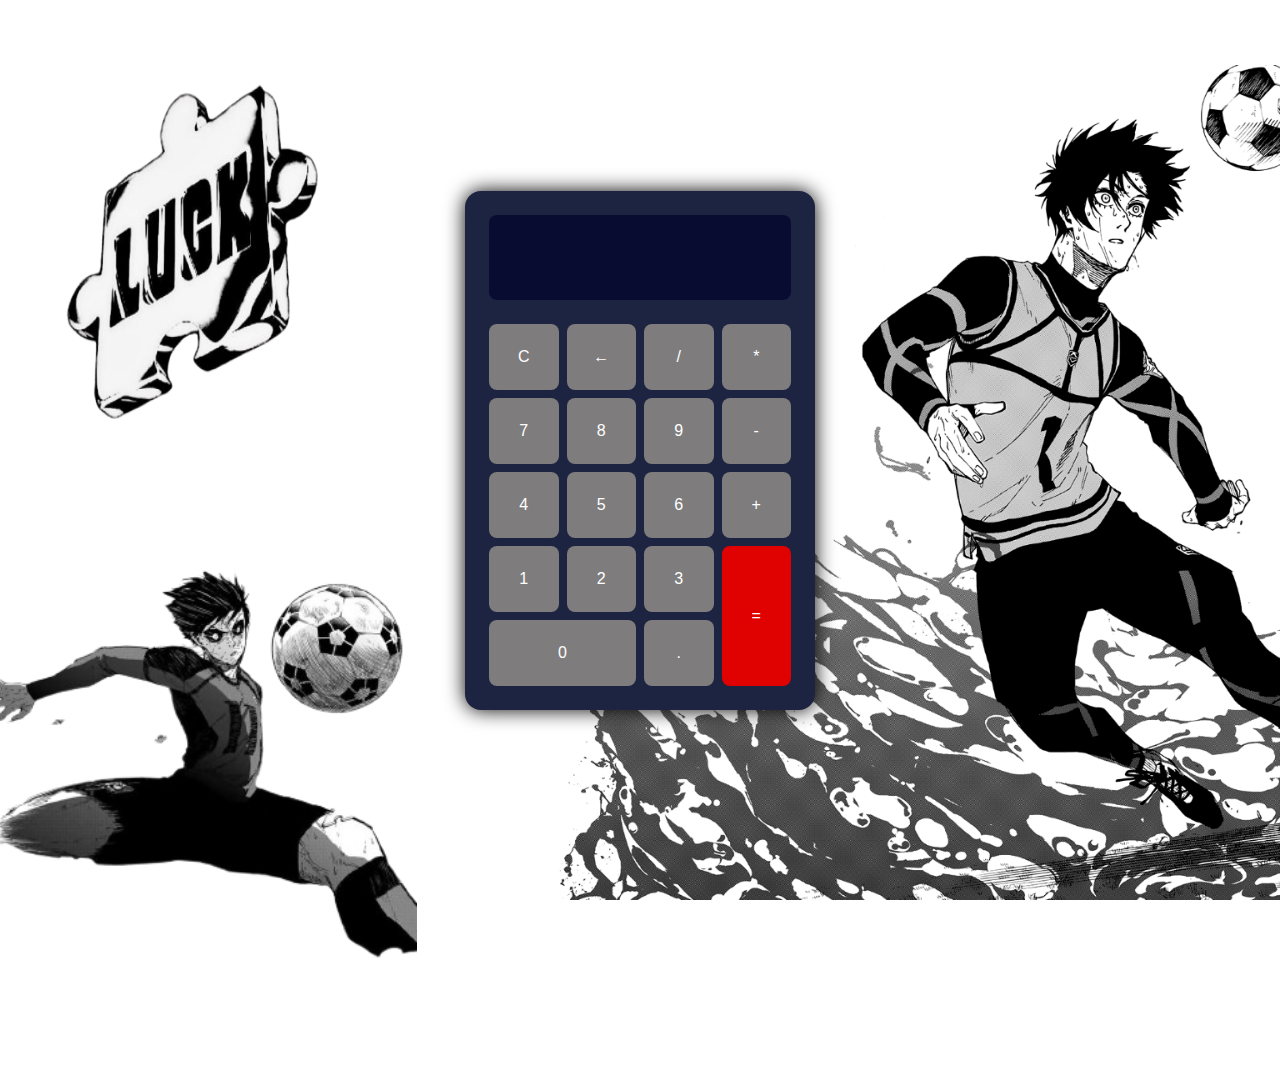
<file: index.html>
<!DOCTYPE html>
<html lang="en">

<head>
    <meta charset="UTF-8">
    <meta name="viewport" content="width=device-width, initial-scale=1.0">
    <title>Document</title>
    <link rel="stylesheet" href="style.css">
</head>

<body>
    <img class="luck" src="luck-removebg-preview.png" alt="">
    <img src="isagiiiiiiiiiiiiiiiii-removebg-preview.png" alt="">
    <div class="calculadora">
        <input id="resultados" type="text" readonly>
        <button id="c" class="btn">C</button>
        <button id="borrar" class="btn">←</button>
        <button class="btn">/</button>
        <button class="btn">*</button>
        <button class="btn">7</button>
        <button class="btn">8</button>
        <button class="btn">9</button>
        <button class="btn">-</button>
        <button onclick="agregar('4')" class="btn">4</button>
        <button class="btn">5</button>
        <button class="btn">6</button>
        <button class="btn">+</button>
        <button onclick="agregar('1')" class="btn">1</button>
        <button onclick="agregar('2')" class="btn">2</button>
        <button onclick="agregar('3')" class="btn">3</button>
        <button id="igual" class="btn">=</button>
        <button id="cero" class="btn">0</button>
        <button class="btn">.</button>
    </div>
    <script src="hola.js"></script>
</body>

</html>
</file>
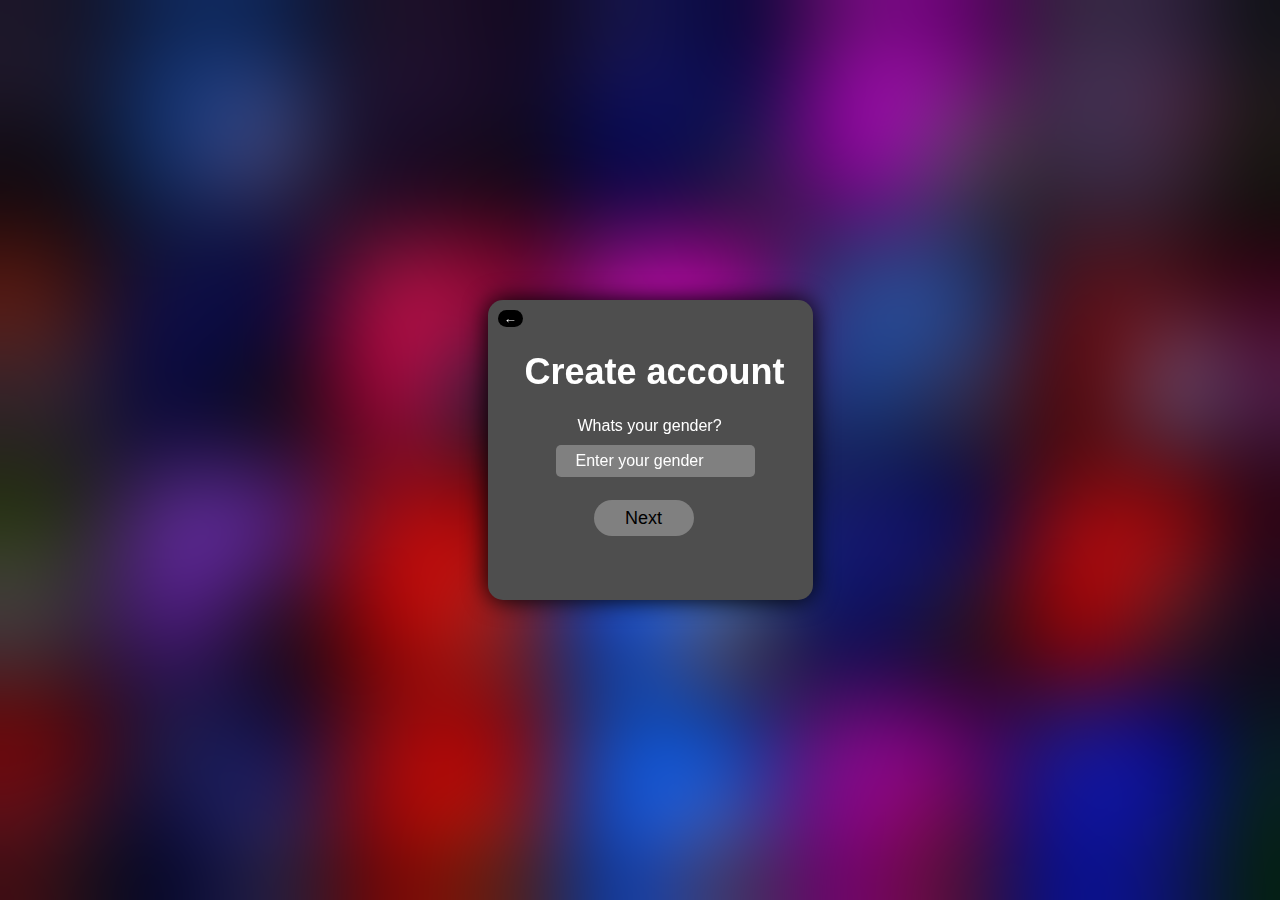
<file: Gender/index.html>
<!DOCTYPE html>
<html lang="en">
<head>
    <meta charset="UTF-8">
    <meta name="viewport" content="width=device-width, initial-scale=1.0">
    <link rel="stylesheet" href="style.css">
    <title>Create account</title>
</head>
<body>
    <div class="container">
        <div class="header">
            <button class="back-button">&larr;</button>
            <h1>Create account</h1>
        </div>
        <form action="next-page.html" method="get">
            <label for="email" class="label">Whats your gender?</label><br>
            <input type="email" id="email" name="email" placeholder="Enter your gender" required>
            <p class="info-text"></p>
            <button class="next-button">Next</button>
        </form>
    </div>
</body>
</html>
</file>
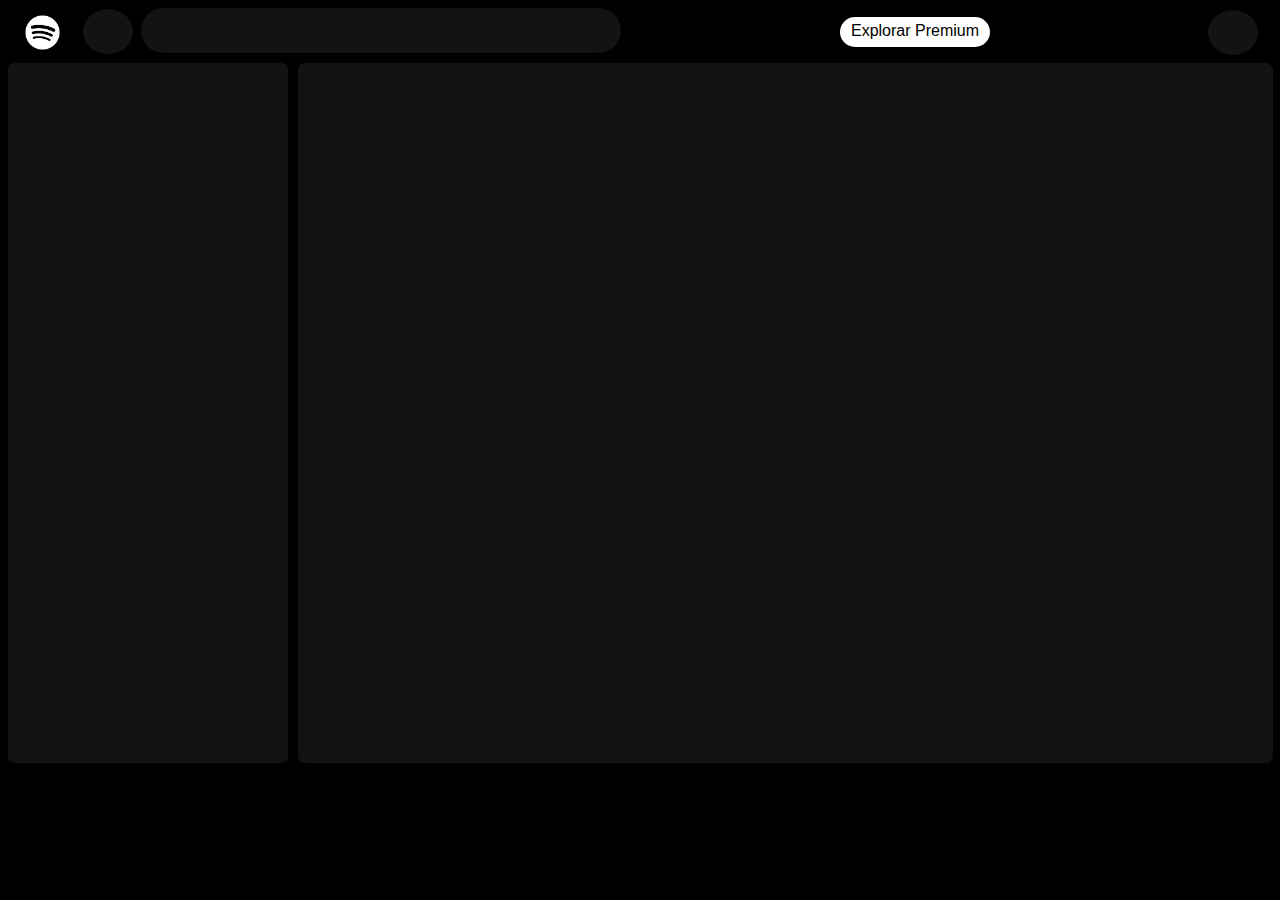
<file: Inicio/index.html>
<!DOCTYPE html>
<html lang="en">
<head>
    <meta charset="UTF-8">
    <meta name="viewport" content="width=device-width, initial-scale=1.0">
    <title>Document</title>
    <link rel="stylesheet" href="style.css">
</head>
<body>
    <div class="search"></div>
    <div class="primercuadrado">

    </div>
    <div class="segundocuadro"></div>
    <div class="circulo-icon"></div>
    <header class="header">
        <img src="Spotify_Primary_Logo_RGB_White.png" class="logo">
        <div class="explorarpremium"><p class="parrafo">Explorar Premium</p></div>
    </header>
    <div class="circulo-icon2"></div>
</body>
</html>
</file>
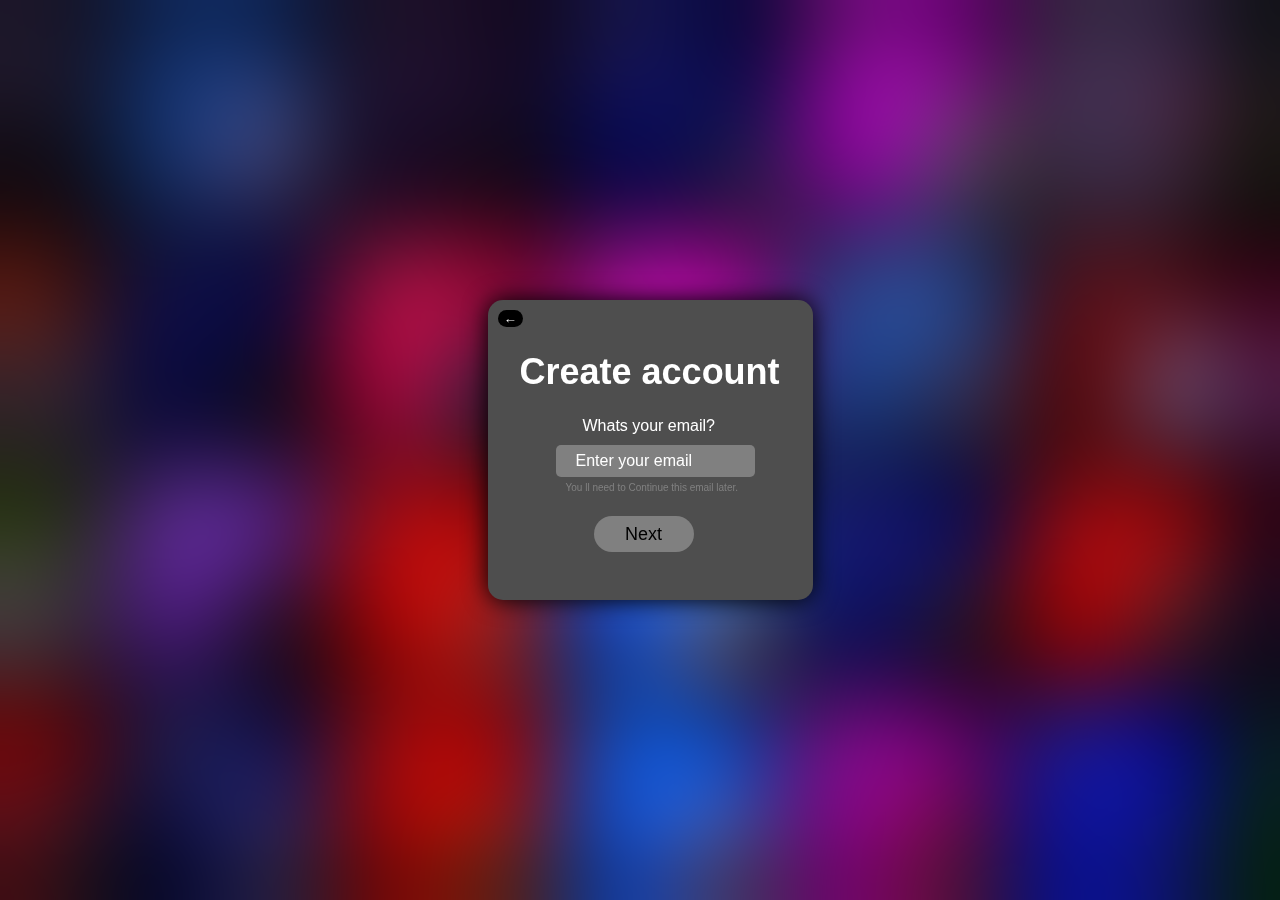
<file: Musashi/index.html>
<!DOCTYPE html>
<html lang="en">
<head>
    <meta charset="UTF-8">
    <meta name="viewport" content="width=device-width, initial-scale=1.0">
    <link rel="stylesheet" href="style.css">
    <title>Create account</title>
</head>
<body>
    <div class="container">
        <div class="header">
            <button class="back-button">&larr;</button>
            <h1>Create account</h1>
        </div>
        <form action="next-page.html" method="get">
            <label for="email" class="label">Whats your email?</label><br>
            <input type="email" id="email" name="email" placeholder="Enter your email" required>
            <p class="info-text">You ll need to Continue this email later.</p>
            <button class="next-button">Next</button>
        </form>
    </div>
</body>
</html>
</file>
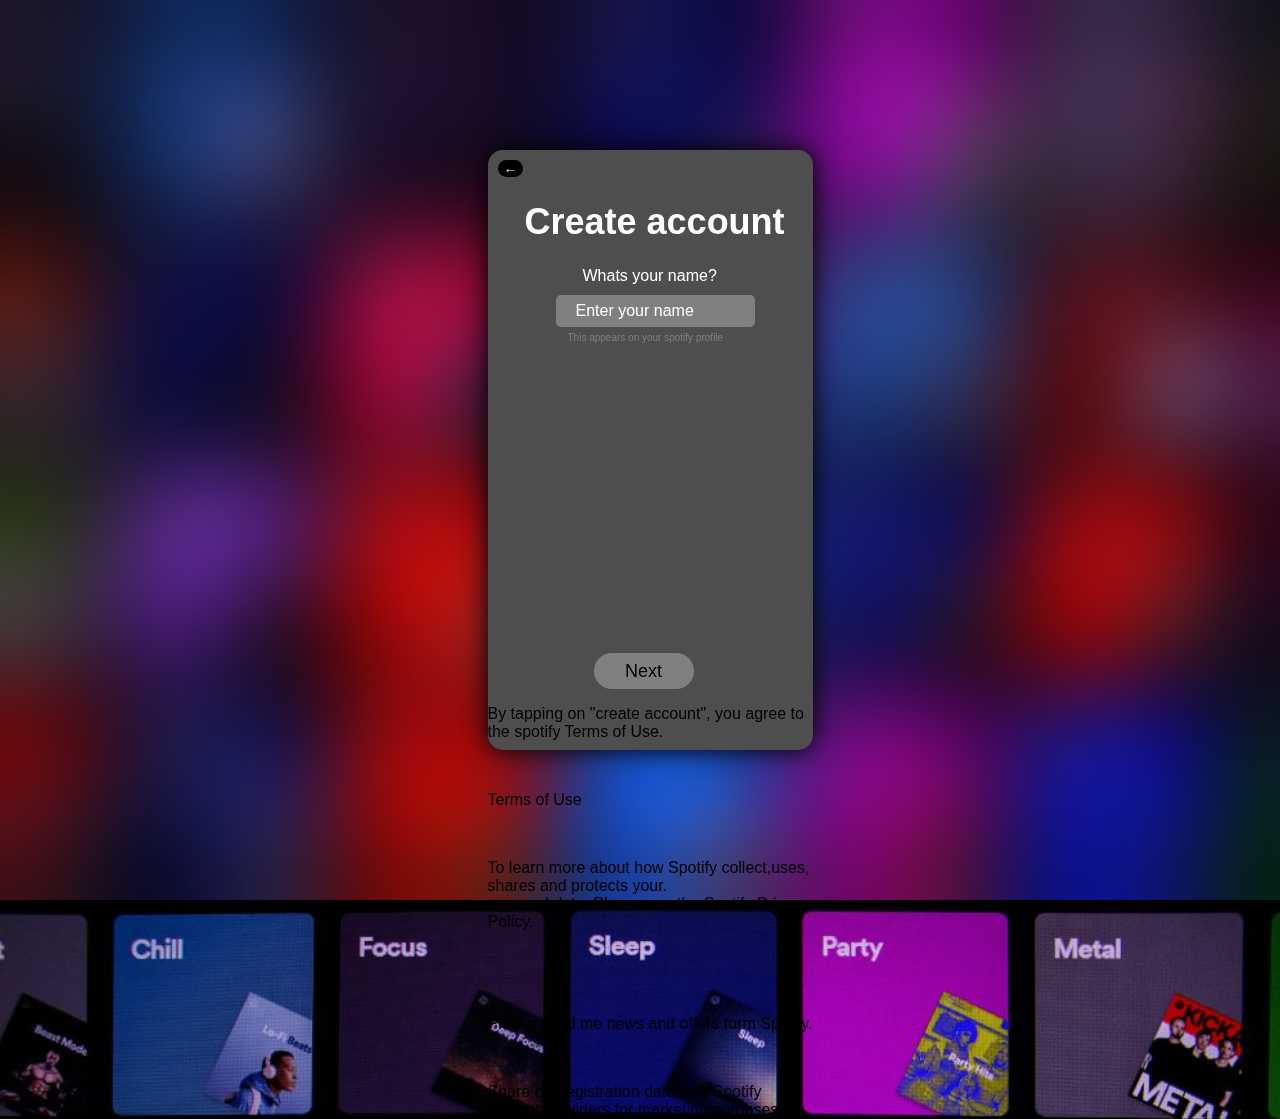
<file: Name/index.html>
<!DOCTYPE html>
<html lang="en">
<head>
    <meta charset="UTF-8">
    <meta name="viewport" content="width=device-width, initial-scale=1.0">
    <link rel="stylesheet" href="style.css">
    <title>Create account</title>
</head>
<body>
    <div class="container">
        <div class="header">
            <button class="back-button">&larr;</button>
            <h1>Create account</h1>
        </div>
        <form action="next-page.html" method="get">
            <label for="email" class="label">Whats your name?</label><br>
            <input type="email" id="email" name="email" placeholder="Enter your name" required>
            <p class="info-text">This appears on your spotify profile</p>
            <button class="next-button">Next</button>
            <p class="P1">By tapping on "create account", you agree to the spotify Terms of Use.</p><br>
            <p class="TermsofUse">Terms of Use</p><br>
            <p class="P3">To learn more about how Spotify collect,uses, shares and protects your. <br>personal data. Please see the Spotify Privacy Policy.</p><br>
            <p class="PrivacyPolicy"></p><br>
            <p class="P4">Please send me news and offers form Spotify.</p><br>
            <p class="P5">Share my registration data whit Spotify content providers for marketing purposes.</p>
        </form>
    </div>
</body>
</html>
</file>
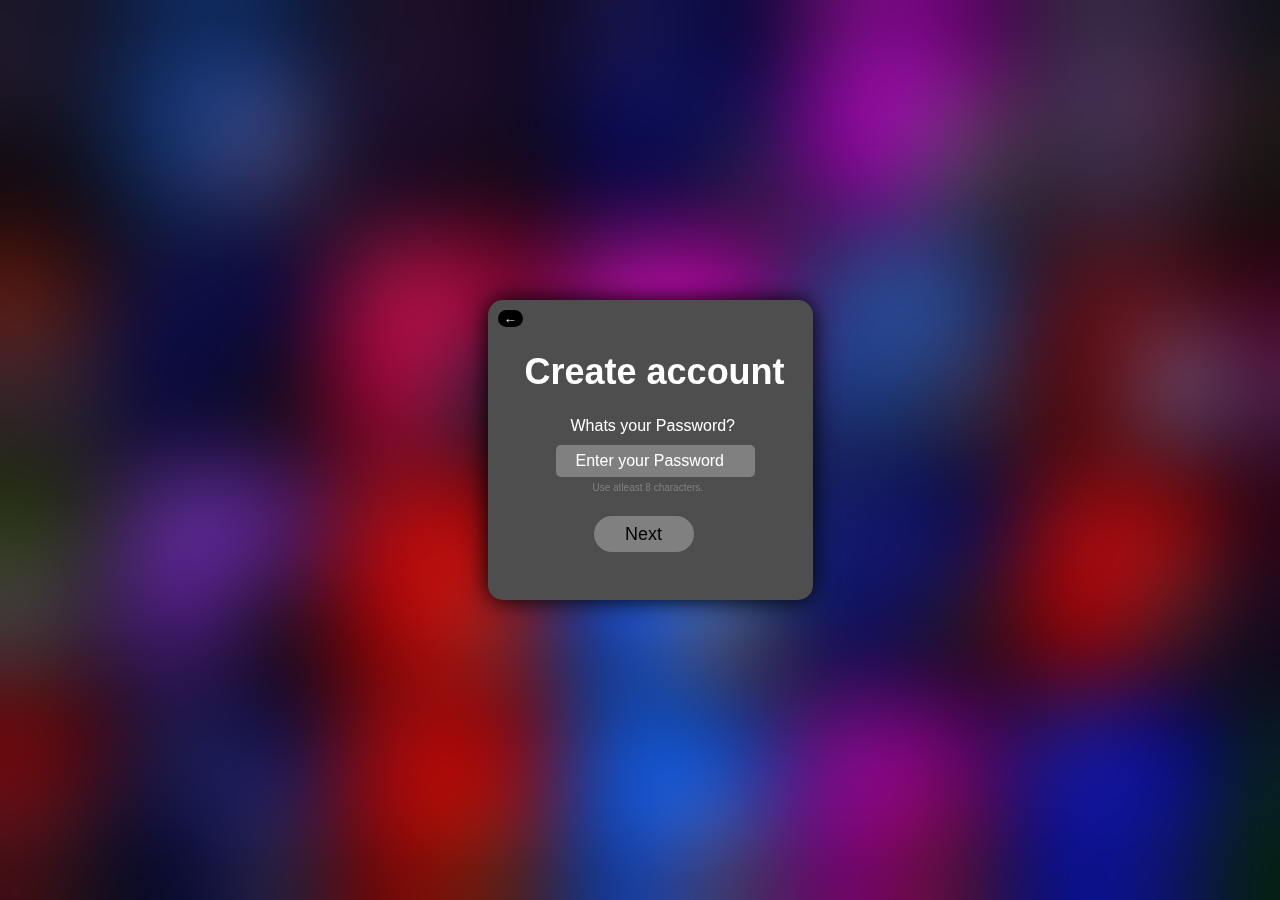
<file: Password/index.html>
<!DOCTYPE html>
<html lang="en">
<head>
    <meta charset="UTF-8">
    <meta name="viewport" content="width=device-width, initial-scale=1.0">
    <link rel="stylesheet" href="style.css">
    <title>Create a Password</title>
</head>
<body>
    <div class="container">
        <div class="header">
            <button class="back-button">&larr;</button>
            <h1>Create account</h1>
        </div>
        <form action="next-page.html" method="get">
            <label for="email" class="label">Whats your Password?</label><br>
            <input type="email" id="email" name="email" placeholder="Enter your Password" required>
            <p class="info-text">Use atleast 8 characters.</p>
            <button class="next-button">Next</button>
        </form>
    </div>
</body>
</html>
</file>
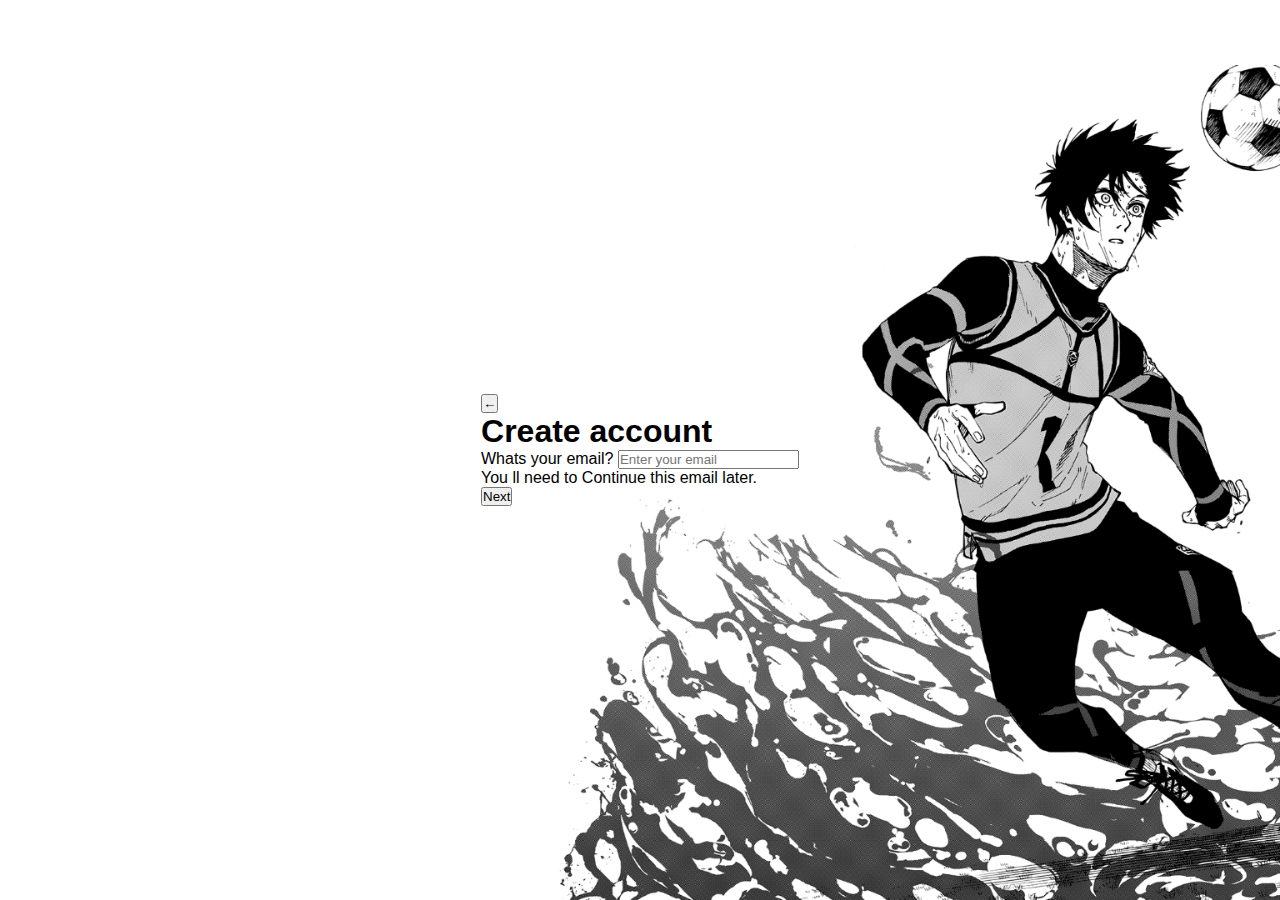
<file: index copy.html>
<!DOCTYPE html>
<html lang="en">
<head>
    <meta charset="UTF-8">
    <meta name="viewport" content="width=device-width, initial-scale=1.0">
    <link rel="stylesheet" href="style.css">
    <title>Create account</title>
</head>
<body>
    <div class="container">
        <div class="header">
            <button class="back button">&larr;</button>
            <h1>Create account</h1>
        </div>
        <form action="next-page.html" method="get">
            <label for="email" class="label">Whats your email?</label>
            <input type="email" id="email" name="email" placeholder="Enter your email" required>
            <p class="info-text">You ll need to Continue this email later.</p>
            <button type="submit" class="">Next</button>
        </form>
    </div>
</body>
</html>
</file>
<file: style.css>
* {
    margin: 0%;
    padding: 0%;
    box-sizing: border-box;
    font-family: sans-serif;
}

body {
    min-height: 100vh;
    background-image: url(rin\ itoshi.png);
    background-repeat: no-repeat;
    display: grid;
    background-size: cover;
    background-position: center;
    place-items: center;
}

.calculadora {
    background-color: #1d2441;
    color: white;
    width: 350px;
    max-width: 100%;
    padding: 1.5rem;
    border-radius: 1rem;
    display: grid;
    grid-template-columns: repeat(4, 1fr);
    gap: .5rem;
    box-shadow: 0 0 20px black;
}

#resultados {
    grid-column: 1/5;
    background-color: #090c31;
    padding: 1.5rem;
    font-size: 2rem;
    text-align: right;
    border-radius: .5rem;
    margin-bottom: 1rem;
    font-family: 'Franklin Gothic Medium', 'Arial Narrow', Arial, sans-serif;
    font-weight: bold;
    border: 0;
}


.btn {
    background-color: #7e7c7c;
    color: white;
    border: 0;
    padding: 1.5rem .5rem;
    display: flex;
    justify-content: center;
    align-items: center;
    border-radius: .5rem;
    cursor: pointer;
    font-size: medium;
}

.btn:hover {
    background-color: #535353;
    font-weight: bold;
}

#cero {
    grid-column: span 2;
}

#igual {
    grid-row: span 2;
    background-color: #e00101;
}

#igual:hover {
    background-color: #9a0000;
}

img {
    height: 110vh;
    width: 50vh;
    position: absolute;
    margin-right: 70%;
    margin-top: 15rem;
}

.luck {
    position: absolute;
    margin-bottom: 50%;
    height: 33rem;
}
</file>
<file: Gender/style.css>
body {
    padding-left: 20px;
    margin-top: 290px;
    font-family: Arial, Helvetica, sans-serif;
    margin: 0px;
    font-family: Arial,sans-serif;
    display: flex;
    justify-content: center;
    align-items: center;
    height: 100vh;
    color: black;
    background-image: url(spotify-generos.jpg);
    background-position: center;
    background-size: cover;
    backdrop-filter: blur(50px);
    }

h1 {
    color: white;
    font-size: 4vh;
    margin-left: 37px;
}

label {
    color: white;
    margin: 10px;
    margin-left: 90px;
}

.info-text {
    color: gray;
    font-size: x-small;
    margin-left: 105px;
    margin-top: 5px;
}

.next-button {
    background-color: gray;
    color: black;
    border-radius: 20px 20px 20px 20px;
    border: 2vh;
    padding: 7px;
    height: 36px;
    width: 100px;
    font-size: large;
    margin-left: 106px;
    margin-top: 13px;
}

.next-button:hover {
    background-color:darkgray;
    border-radius: 20px 20px 20px 20px;
    border: 2vh;
}

.back-button {
    border-radius: 40px 40px 40px 40px;
    border: 2vh;
    background-color: black;
    color: white;
    margin-top: 10px;
    margin-left: 10px;
}

.back-button:hover {
    color: rgb(0, 0, 0);
    background-color: darkgray;
}

#email {
    margin-top: 10px;
    margin-left: 68px;
    background-color: gray;
    border: 2px;
    height: 30px;
    border-radius: 5px;
    padding-left: 20px;
}

#email:hover {
    background-color: darkgrey;
}

::placeholder {
    color: white;
    font-size: medium;
    font-family: Arial, Helvetica, sans-serif;
}

.container {
    background-color: rgb(78, 78, 78);
    width: 325px;
    height: 300px;
    box-shadow: 0 0 25px 0;
    border-radius: 15px 15px 15px 15px;
}
</file>
<file: Inicio/style.css>
body {
    background-color: #000000;
}

.primercuadrado {
    width: 280px;
    height: 700px;
    background-color: rgb(19, 19, 19);
    margin-top: 20px;
    border-radius: 7px;
    margin-top: 10px;
}

.segundocuadro {
    height: 700px;
    width: 975px;
    background-color: rgb(19, 19, 19);
    margin-top: -700px;
    margin-left: 290px;
    border-radius: 7px;
}

.search {
    width: 480px;
    height: 45px;
    background-color: rgb(19, 19, 19);
    margin-left: 133px;
    border-radius: 25px;
}

.circulo-icon {
    width: 50px;
    height: 45px;
    background-color: rgb(19, 19, 19);
    border-radius: 100%;
    margin-top: -753.9px;
    margin-left: 75px;
}

.logo {
    height: 35px;
    width: 35px;
}

.header {
    margin-top: -39px;
    margin-left: 17px;
}

.explorarpremium {
    background-color: white;
    height: 30px;
    width:  150px;
    font-family: 'Franklin Gothic Medium', 'Arial Narrow', Arial, sans-serif;
    text-align: center;
    border-radius: 25px;
    margin-left: 815px;
    margin-top: -53px;
}

.parrafo {
    padding-top: 5px;
}

.circulo-icon2 {
    width: 50px;
    height: 45px;
    background-color: rgb(19, 19, 19);
    border-radius: 100%;
    margin-left: 75rem;
    margin-top: -37px;
}
</file>
<file: Musashi/style.css>
body {
    padding-left: 20px;
    margin-top: 290px;
    font-family: Arial, Helvetica, sans-serif;
    margin: 0px;
    font-family: Arial,sans-serif;
    display: flex;
    justify-content: center;
    align-items: center;
    height: 100vh;
    color: black;
    background-image: url(spotify-generos.jpg);
    background-position: center;
    background-size: cover;
    backdrop-filter: blur(50px);
    }

h1 {
    color: white;
    font-size: 4vh;
    margin-left: 32px;
}

label {
    color: white;
    margin: 10px;
    margin-left: 95px;
}

.info-text {
    color: gray;
    font-size: x-small;
    margin-left: 78px;
    margin-top: 5px;
}

.next-button {
    background-color: gray;
    color: black;
    border-radius: 20px 20px 20px 20px;
    border: 2vh;
    padding: 7px;
    height: 36px;
    width: 100px;
    font-size: large;
    margin-left: 106px;
    margin-top: 13px;
}

.next-button:hover {
    background-color:darkgray;
    border-radius: 20px 20px 20px 20px;
    border: 2vh;
}

.back-button {
    border-radius: 40px 40px 40px 40px;
    border: 2vh;
    background-color: black;
    color: white;
    margin-top: 10px;
    margin-left: 10px;
}

.back-button:hover {
    color: rgb(0, 0, 0);
    background-color: darkgray;
}

#email {
    margin-top: 10px;
    margin-left: 68px;
    background-color: gray;
    border: 2px;
    height: 30px;
    border-radius: 5px;
    padding-left: 20px;
}

#email:hover {
    background-color: darkgrey;
}

::placeholder {
    color: white;
    font-size: medium;
    font-family: Arial, Helvetica, sans-serif;
}

.container {
    background-color: rgb(78, 78, 78);
    width: 325px;
    height: 300px;
    box-shadow: 0 0 25px 0;
    border-radius: 15px 15px 15px 15px;
}
</file>
<file: Name/style.css>
body {
    padding-left: 20px;
    margin-top: 290px;
    font-family: Arial, Helvetica, sans-serif;
    margin: 0px;
    font-family: Arial,sans-serif;
    display: flex;
    justify-content: center;
    align-items: center;
    height: 100vh;
    color: black;
    background-image: url(spotify-generos.jpg);
    background-position: center;
    background-size: cover;
    backdrop-filter: blur(50px);
    }

h1 {
    color: white;
    font-size: 4vh;
    margin-left: 37px;
}

label {
    color: white;
    margin: 10px;
    margin-left: 95px;
}

.info-text {
    color: gray;
    font-size: x-small;
    margin-left: 80px;
    margin-top: 5px;
}

.next-button {
    background-color: gray;
    color: black;
    border-radius: 20px 20px 20px 20px;
    border: 2vh;
    padding: 7px;
    height: 36px;
    width: 100px;
    font-size: large;
    margin-left: 106px;
    margin-top: 300px;
}

.next-button:hover {
    background-color:darkgray;
    border-radius: 20px 20px 20px 20px;
    border: 2vh;
}

.back-button {
    border-radius: 40px 40px 40px 40px;
    border: 2vh;
    background-color: black;
    color: white;
    margin-top: 10px;
    margin-left: 10px;
}

.back-button:hover {
    color: rgb(0, 0, 0);
    background-color: darkgray;
}

#email {
    margin-top: 10px;
    margin-left: 68px;
    background-color: gray;
    border: 2px;
    height: 30px;
    border-radius: 5px;
    padding-left: 20px;
}

#email:hover {
    background-color: darkgrey;
}

::placeholder {
    color: white;
    font-size: medium;
    font-family: Arial, Helvetica, sans-serif;
}

.container {
    background-color: rgb(78, 78, 78);
    width: 325px;
    height: 600px;
    box-shadow: 0 0 25px 0;
    border-radius: 15px 15px 15px 15px;
}
</file>
<file: Password/style.css>
body {
    padding-left: 20px;
    margin-top: 290px;
    font-family: Arial, Helvetica, sans-serif;
    margin: 0px;
    font-family: Arial,sans-serif;
    display: flex;
    justify-content: center;
    align-items: center;
    height: 100vh;
    color: black;
    background-image: url(spotify-generos.jpg);
    background-position: center;
    background-size: cover;
    backdrop-filter: blur(50px);
    }

h1 {
    color: white;
    font-size: 4vh;
    margin-left: 37px;
}

label {
    color: white;
    margin: 10px;
    margin-left: 83px;
}

.info-text {
    color: gray;
    font-size: x-small;
    margin-left: 105px;
    margin-top: 5px;
}

.next-button {
    background-color: gray;
    color: black;
    border-radius: 20px 20px 20px 20px;
    border: 2vh;
    padding: 7px;
    height: 36px;
    width: 100px;
    font-size: large;
    margin-left: 106px;
    margin-top: 13px;
}

.next-button:hover {
    background-color:darkgray;
    border-radius: 20px 20px 20px 20px;
    border: 2vh;
}

.back-button {
    border-radius: 40px 40px 40px 40px;
    border: 2vh;
    background-color: black;
    color: white;
    margin-top: 10px;
    margin-left: 10px;
}

.back-button:hover {
    color: rgb(0, 0, 0);
    background-color: darkgray;
}

#email {
    margin-top: 10px;
    margin-left: 68px;
    background-color: gray;
    border: 2px;
    height: 30px;
    border-radius: 5px;
    padding-left: 20px;
}

#email:hover {
    background-color: darkgrey;
}

::placeholder {
    color: white;
    font-size: medium;
    font-family: Arial, Helvetica, sans-serif;
}

.container {
    background-color: rgb(78, 78, 78);
    width: 325px;
    height: 300px;
    box-shadow: 0 0 25px 0;
    border-radius: 15px 15px 15px 15px;
}
</file>
